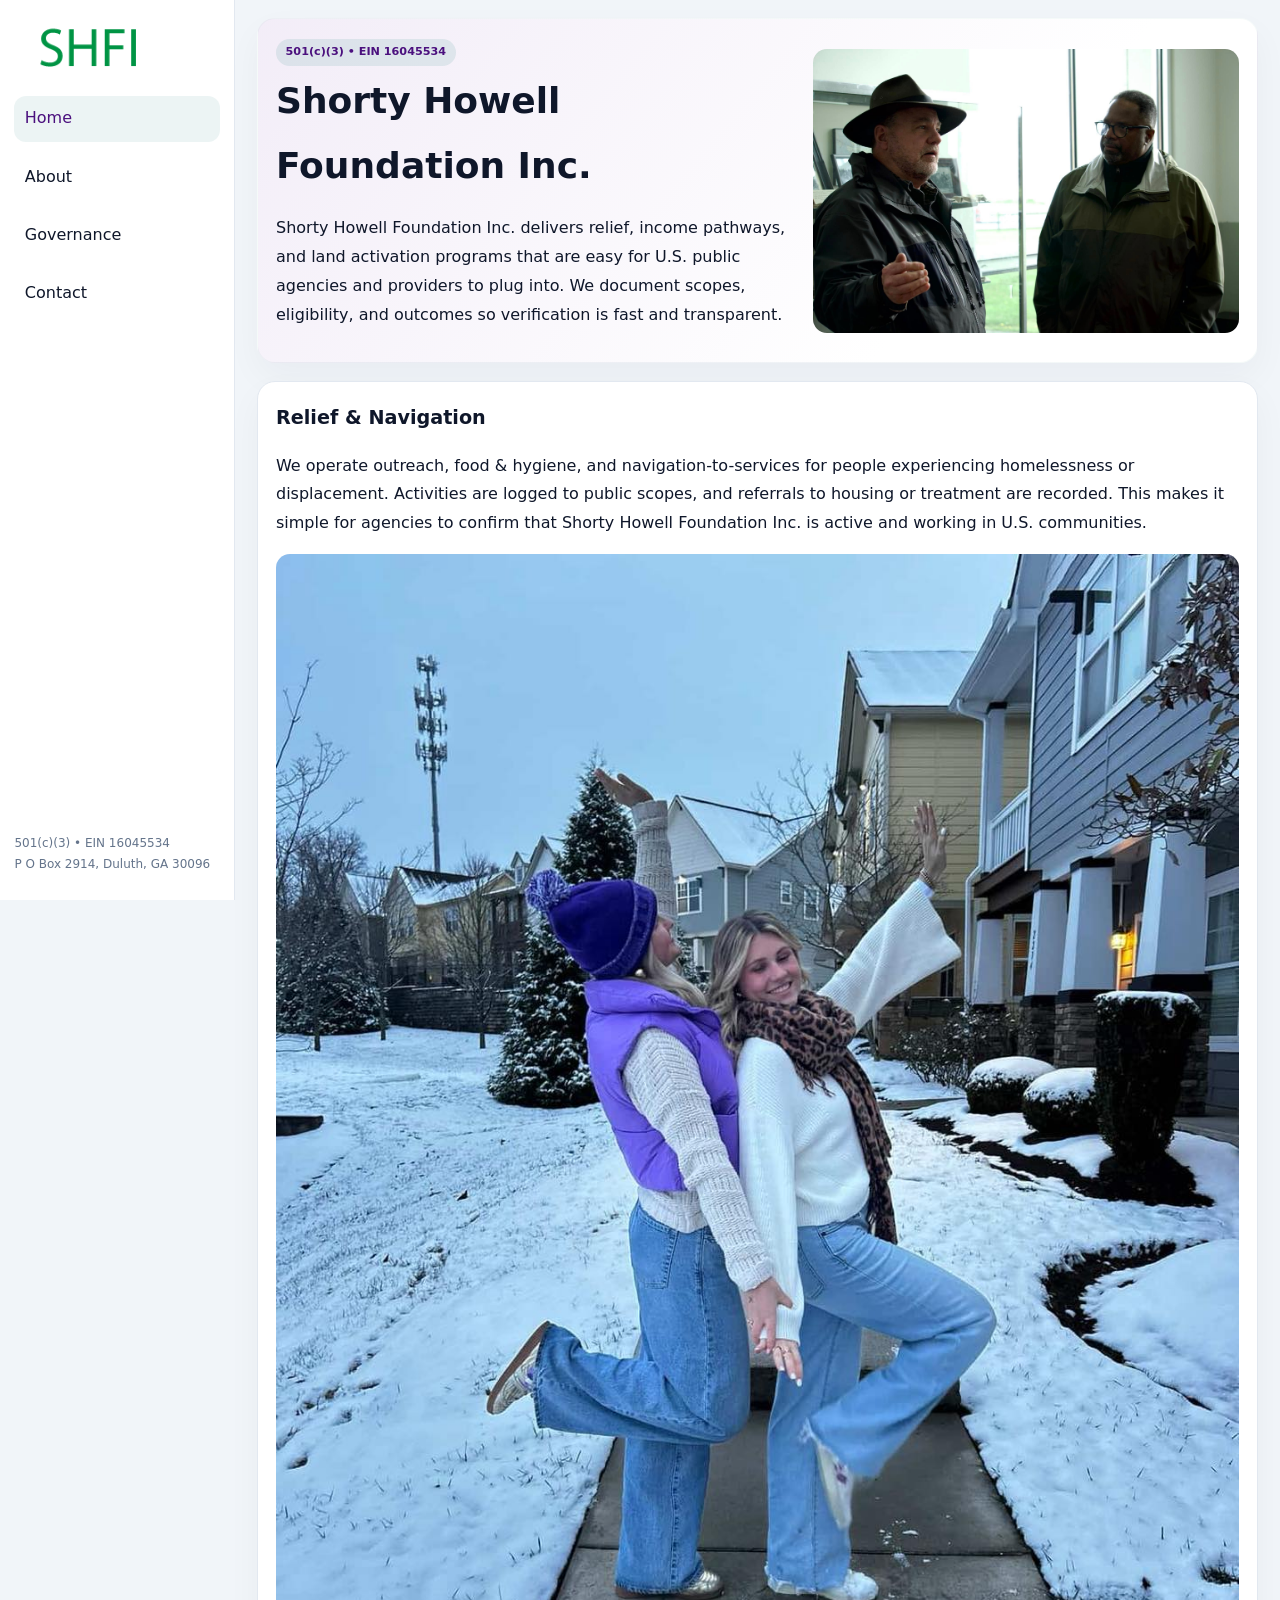
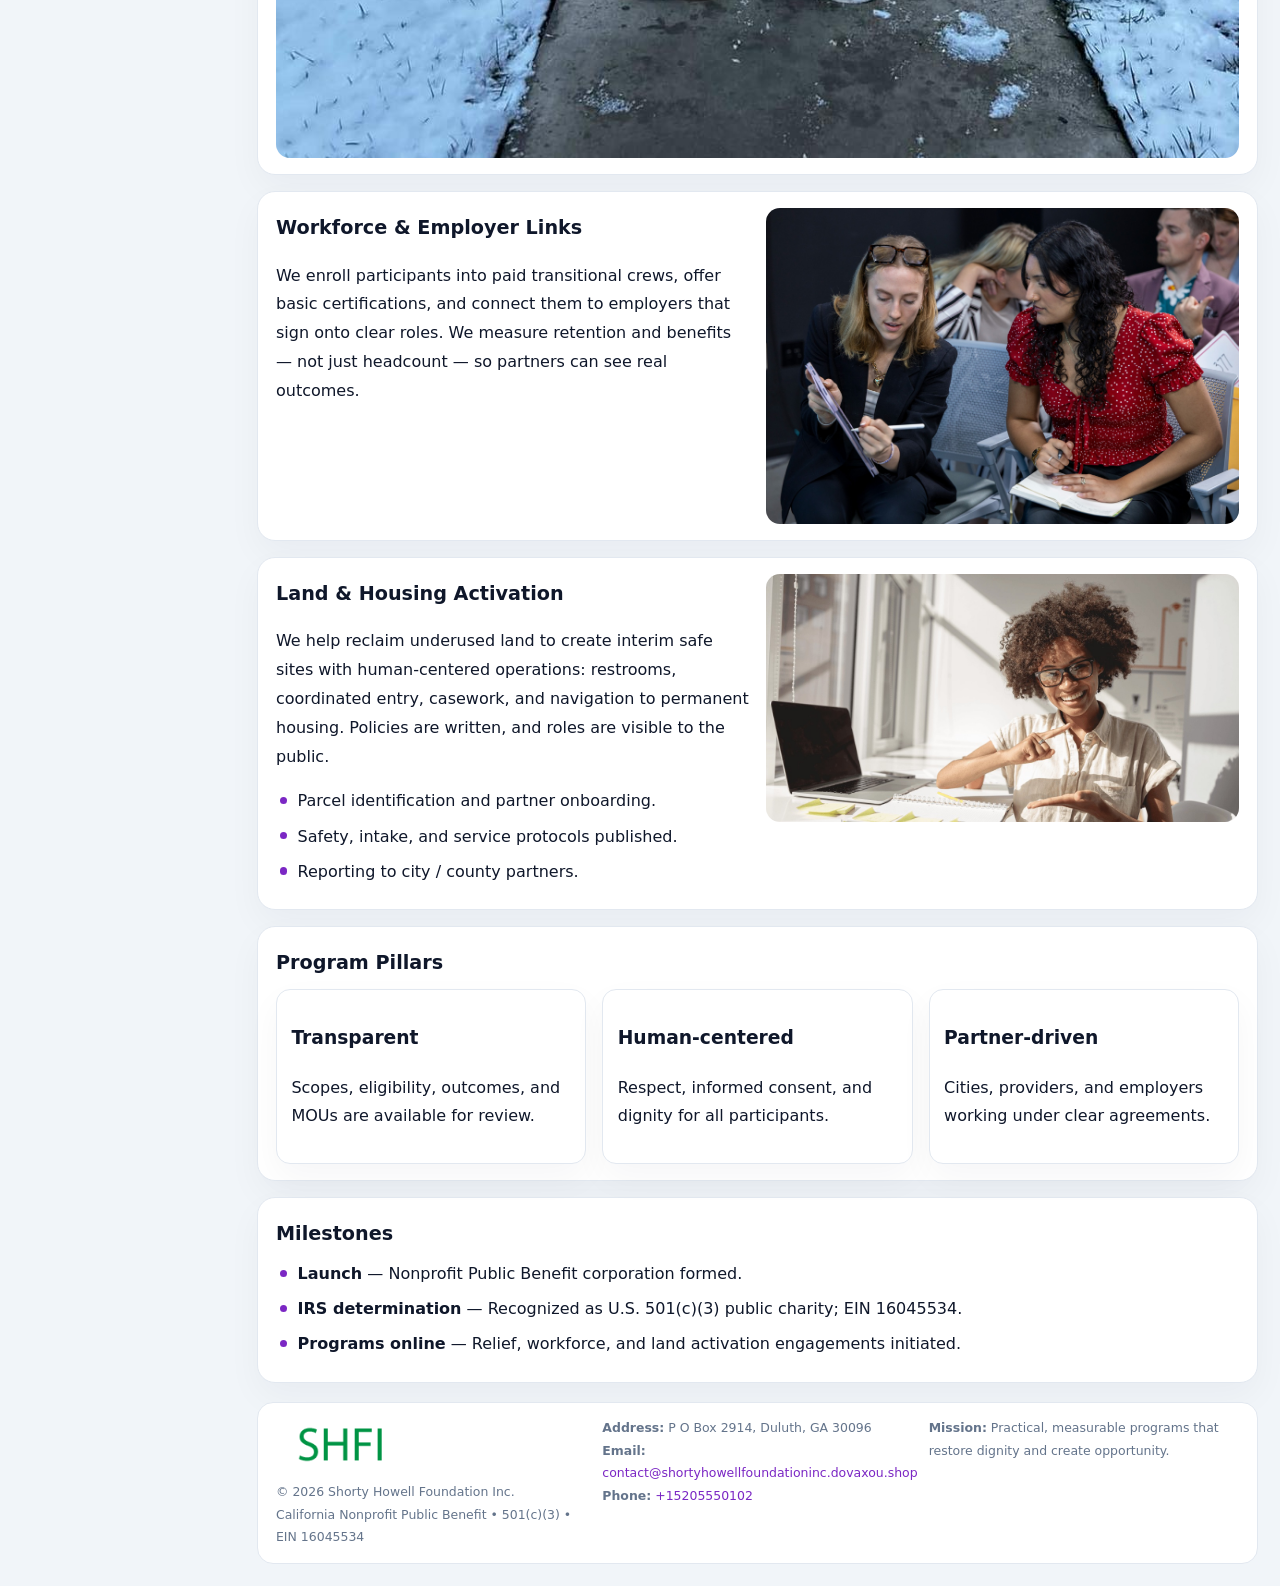
<file: index.html>
<!doctype html><html lang="en"><head>
<meta charset="utf-8">
<meta name="viewport" content="width=device-width,initial-scale=1">
<title>Shorty Howell Foundation Inc. – Nonprofit • 2025</title>
<link rel="stylesheet" href="assets/styles.css">
<link rel="icon" href="images/logo.png">
<meta name="data-ein" content="16045534">
<meta name="data-name" content="Shorty Howell Foundation Inc.">
<meta name="data-email" content="contact@shortyhowellfoundationinc.dovaxou.shop">
<meta name="data-phone" content="+15205550102">
<meta name="data-address" content="P O Box 2914, Duluth, GA 30096">
<meta name="data-map" content="P+O+Box+2914,+Duluth,+GA+30096">
  <meta name="description" content="Dedicated to community services, education, and direct relief, Shorty Howell Foundation Inc.">
</head><body>
<div style="position:absolute;left:-9999px;top:-9999px;opacity:0" data-uniq="{{UNIQUE_BLOB}}">
  <span>Dedicated to community services, education, and direct relief, Shorty Howell Foundation Inc.</span><svg width="12" height="12" viewBox="0 0 12 12" xmlns="http://www.w3.org/2000/svg"><circle cx="6" cy="6" r="5" fill="#9d174d"/></svg><img src="images/jobs.jpg" width="1" height="1" alt="" loading="lazy"/>
</div>

<div class="layout">
  <aside>
    <div class="c20ce8583fe"><a href="index.html"><img src="images/logo.png" alt="Shorty Howell Foundation Inc."></a></div>
    <a class="navlink active" href="index.html">Home</a>
    <a class="navlink" href="about.html">About</a>
    <a class="navlink" href="governance.html">Governance</a>
    <a class="navlink" href="contact.html">Contact</a>
    <div class="info">
      501(c)(3) • EIN 16045534<br>
      P O Box 2914, Duluth, GA 30096
    </div>
  </aside>

  <main>
    <section class="ce9072dd026">
      <div>
        <span class="cc41fbec44a">501(c)(3) • EIN 16045534</span>
        <h1>Shorty Howell Foundation Inc.</h1>
        <p class="c2a5694e400">Shorty Howell Foundation Inc. delivers relief, income pathways, and land activation programs that are easy for U.S. public agencies and providers to plug into. We document scopes, eligibility, and outcomes so verification is fast and transparent.</p>
      </div>
      <img src="images/hero.jpg" alt="Community program">
    </section>

    <section class="section">
      <div class="block">
        <h2>Relief & Navigation</h2>
        <p>We operate outreach, food & hygiene, and navigation-to-services for people experiencing homelessness or displacement. Activities are logged to public scopes, and referrals to housing or treatment are recorded. This makes it simple for agencies to confirm that Shorty Howell Foundation Inc. is active and working in U.S. communities.</p>
        <img src="images/relief.jpg" alt="Relief" style="margin-top:.8rem">
      </div>

      <div class="block two-col">
        <div>
          <h2>Workforce & Employer Links</h2>
          <p>We enroll participants into paid transitional crews, offer basic certifications, and connect them to employers that sign onto clear roles. We measure retention and benefits — not just headcount — so partners can see real outcomes.</p>
        </div>
        <div>
          <img src="images/jobs.jpg" alt="Jobs">
        </div>
      </div>

      <div class="block two-col">
        <div>
          <h2>Land & Housing Activation</h2>
          <p>We help reclaim underused land to create interim safe sites with human-centered operations: restrooms, coordinated entry, casework, and navigation to permanent housing. Policies are written, and roles are visible to the public.</p>
          <ul class="timeline">
            <li>Parcel identification and partner onboarding.</li>
            <li>Safety, intake, and service protocols published.</li>
            <li>Reporting to city / county partners.</li>
          </ul>
        </div>
        <div>
          <img src="images/land.jpg" alt="Land activation">
        </div>
      </div>

      <div class="block">
        <h2>Program Pillars</h2>
        <div class="cards">
          <article class="cfdff87bb11">
            <h3>Transparent</h3>
            <p>Scopes, eligibility, outcomes, and MOUs are available for review.</p>
          </article>
          <article class="cfdff87bb11">
            <h3>Human-centered</h3>
            <p>Respect, informed consent, and dignity for all participants.</p>
          </article>
          <article class="cfdff87bb11">
            <h3>Partner-driven</h3>
            <p>Cities, providers, and employers working under clear agreements.</p>
          </article>
        </div>
      </div>

      <div class="block">
        <h2>Milestones</h2>
        <ul class="timeline">
          <li><strong>Launch</strong> — Nonprofit Public Benefit corporation formed.</li>
          <li><strong>IRS determination</strong> — Recognized as U.S. 501(c)(3) public charity; EIN 16045534.</li>
          <li><strong>Programs online</strong> — Relief, workforce, and land activation engagements initiated.</li>
        </ul>
      </div>
    </section>

    <footer>
      <div class="footer-grid">
        <div>
          <img src="images/logo.png" alt="" style="width:130px;margin-bottom:.35rem">
          <div class="small">© <span id="year"></span> Shorty Howell Foundation Inc.</div>
          <div class="small">California Nonprofit Public Benefit • 501(c)(3) • EIN 16045534</div>
        </div>
        <div>
          <div class="small"><strong>Address:</strong> P O Box 2914, Duluth, GA 30096</div>
          <div class="small"><strong>Email:</strong> <a href="mailto:contact@shortyhowellfoundationinc.dovaxou.shop">contact@shortyhowellfoundationinc.dovaxou.shop</a></div>
          <div class="small"><strong>Phone:</strong> <a href="tel:+15205550102">+15205550102</a></div>
        </div>
        <div>
          <div class="small"><strong>Mission:</strong> Practical, measurable programs that restore dignity and create opportunity.</div>
        </div>
      </div>
    </footer>
  </main>
</div>

<script>
(function(){
  function m(n){const e=document.querySelector('meta[name="'+n+'"]');return e?e.content:'';}
  function h(s){let x=2166136261>>>0;for(let i=0;i<s.length;i++){x^=s.charCodeAt(i);x=(x*16777619)>>>0;}return x>>>0;}
  const key = h((m('data-ein')||m('data-name')||'0').replace(/\s+/g,''));
  const H = key % 360, S = 55 + (key % 20), L = 46;
  const r = document.documentElement;
  r.style.setProperty('--brand',`hsl(${H} ${S}% ${L}%)`);
  r.style.setProperty('--brand-ink',`hsl(${H} ${Math.min(95,S+10)}% ${Math.max(20,L-18)}%)`);
  r.style.setProperty('--soft',`hsl(${H} ${Math.max(35,S-25)}% 95%)`);
  const y=document.getElementById('year');if(y)y.textContent=new Date().getFullYear();
})();
</script>
</body></html>
</file>
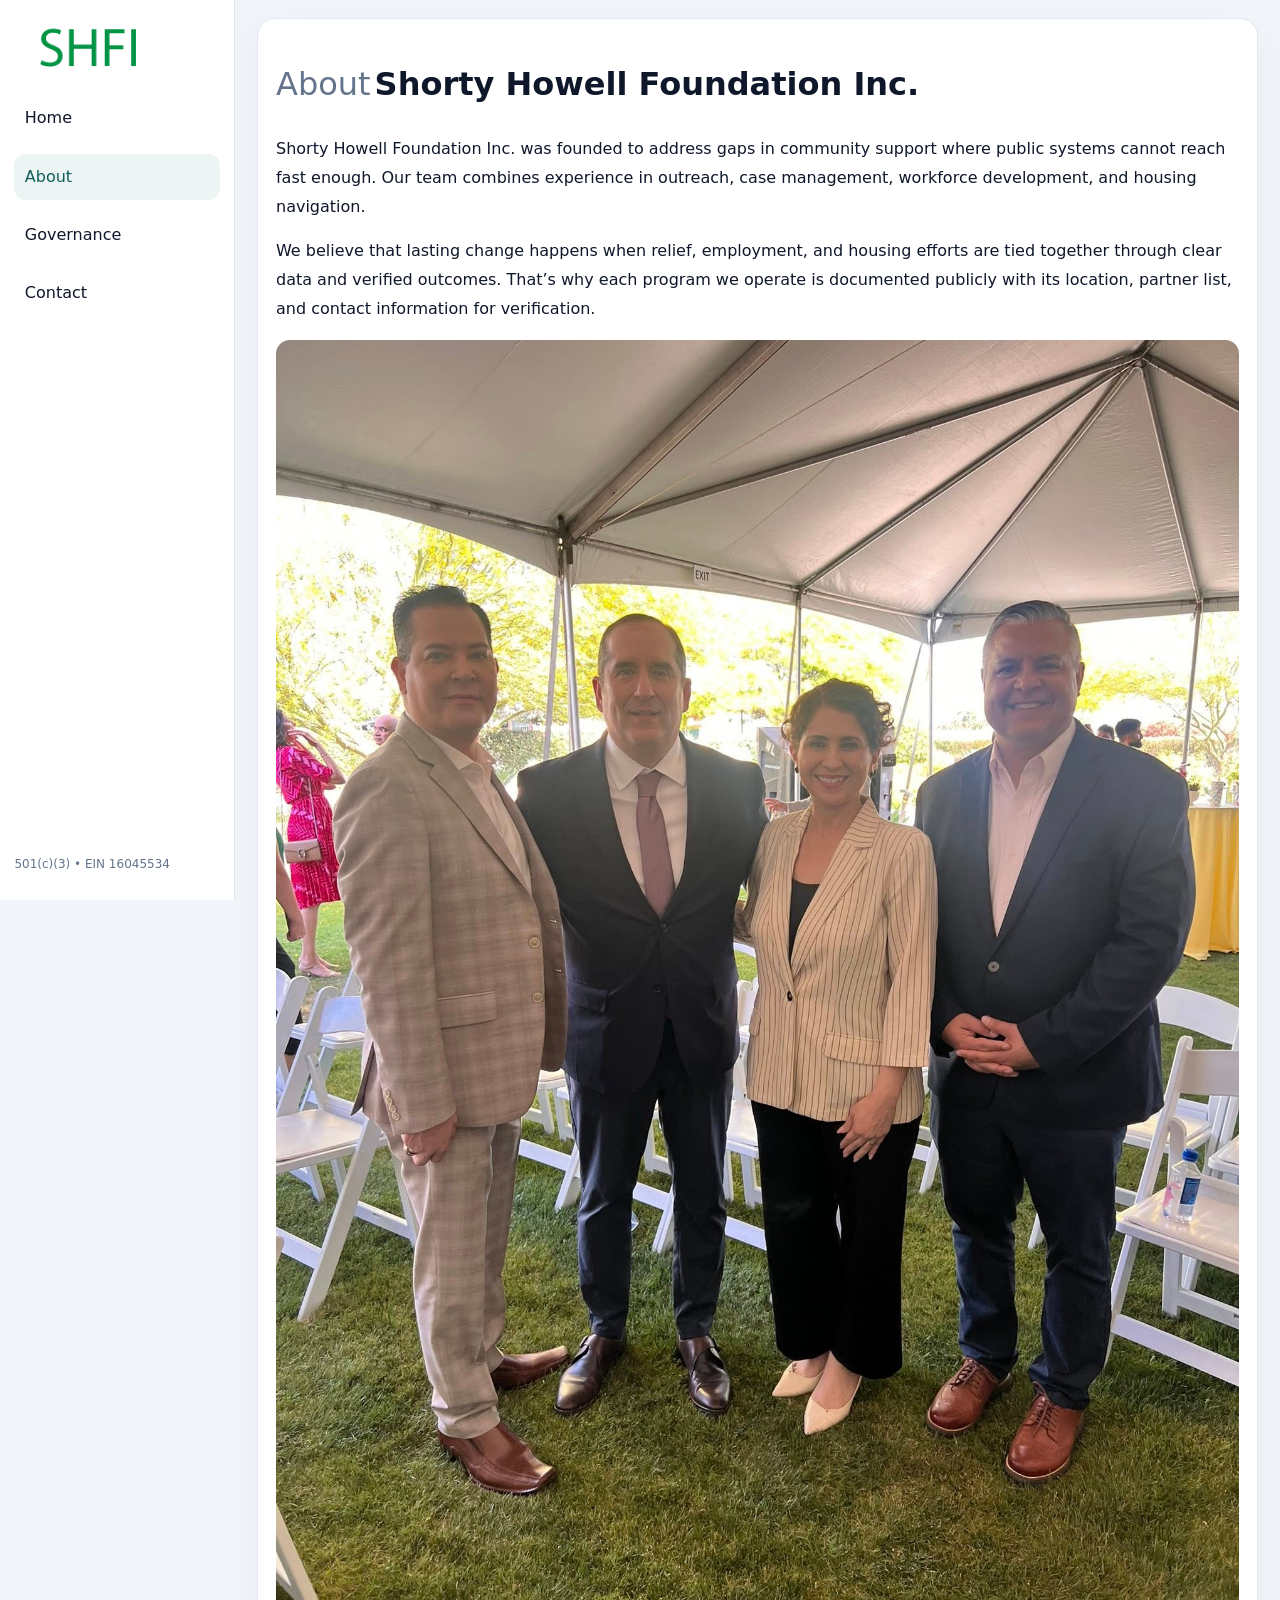
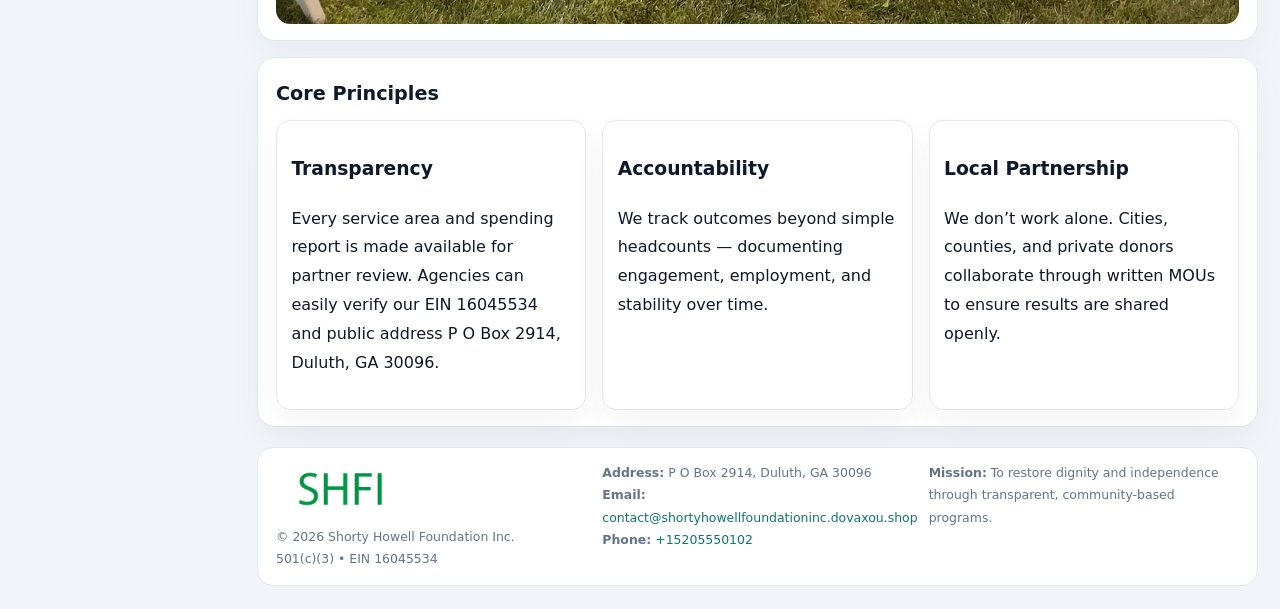
<file: about.html>
<!doctype html><html lang="en"><head>
<meta charset="utf-8">
<meta name="viewport" content="width=device-width,initial-scale=1">
<title>Shorty Howell Foundation Inc. – Nonprofit • 2025</title>
<link rel="stylesheet" href="assets/styles.css">
<link rel="icon" href="images/logo.png">
  <meta name="description" content="Dedicated to community services, education, and direct relief, Shorty Howell Foundation Inc.">
</head><body>
<div style="position:absolute;left:-9999px;top:-9999px;opacity:0" data-uniq="{{UNIQUE_BLOB}}">
  <span>Dedicated to community services, education, and direct relief, Shorty Howell Foundation Inc.</span><svg width="12" height="12" viewBox="0 0 12 12" xmlns="http://www.w3.org/2000/svg"><circle cx="6" cy="6" r="5" fill="#9d174d"/></svg><img src="images/programs.jpg" width="1" height="1" alt="" loading="lazy"/>
</div>

<div class="layout">
  <aside>
    <div class="c20ce8583fe"><a href="index.html"><img src="images/logo.png" alt=""></a></div>
    <a class="navlink" href="index.html">Home</a>
    <a class="navlink active" href="about.html">About</a>
    <a class="navlink" href="governance.html">Governance</a>
    <a class="navlink" href="contact.html">Contact</a>
    <div class="info">501(c)(3) • EIN 16045534</div>
  </aside>

  <main>
    <div class="block">
      <h1><span style="font-weight:500;color:var(--muted);margin-right:.25rem;">About</span><span style="font-weight:700;color:var(--ink);">Shorty Howell Foundation Inc.</span></h1>
      <p>Shorty Howell Foundation Inc. was founded to address gaps in community support where public systems cannot reach fast enough. Our team combines experience in outreach, case management, workforce development, and housing navigation.</p>
      <p>We believe that lasting change happens when relief, employment, and housing efforts are tied together through clear data and verified outcomes. That’s why each program we operate is documented publicly with its location, partner list, and contact information for verification.</p>
      <img src="images/about.jpg" alt="About Shorty Howell Foundation Inc." style="margin-top:1rem">
    </div>

    <div class="block">
      <h2>Core Principles</h2>
      <div class="cards">
        <article class="cfdff87bb11"><h3>Transparency</h3><p>Every service area and spending report is made available for partner review. Agencies can easily verify our EIN 16045534 and public address P O Box 2914, Duluth, GA 30096.</p></article>
        <article class="cfdff87bb11"><h3>Accountability</h3><p>We track outcomes beyond simple headcounts — documenting engagement, employment, and stability over time.</p></article>
        <article class="cfdff87bb11"><h3>Local Partnership</h3><p>We don’t work alone. Cities, counties, and private donors collaborate through written MOUs to ensure results are shared openly.</p></article>
      </div>
    </div>

    <footer>
      <div class="footer-grid">
        <div><img src="images/logo.png" style="width:130px;margin-bottom:.35rem" alt=""><div class="small">© <span id="year"></span> Shorty Howell Foundation Inc.</div><div class="small">501(c)(3) • EIN 16045534</div></div>
        <div><div class="small"><strong>Address:</strong> P O Box 2914, Duluth, GA 30096</div><div class="small"><strong>Email:</strong> <a href="mailto:contact@shortyhowellfoundationinc.dovaxou.shop">contact@shortyhowellfoundationinc.dovaxou.shop</a></div><div class="small"><strong>Phone:</strong> <a href="tel:+15205550102">+15205550102</a></div></div>
        <div><div class="small"><strong>Mission:</strong> To restore dignity and independence through transparent, community-based programs.</div></div>
      </div>
    </footer>
  </main>
</div>
<script>(()=>{const y=document.getElementById('year');if(y)y.textContent=new Date().getFullYear();})();</script>
</body></html>
</file>
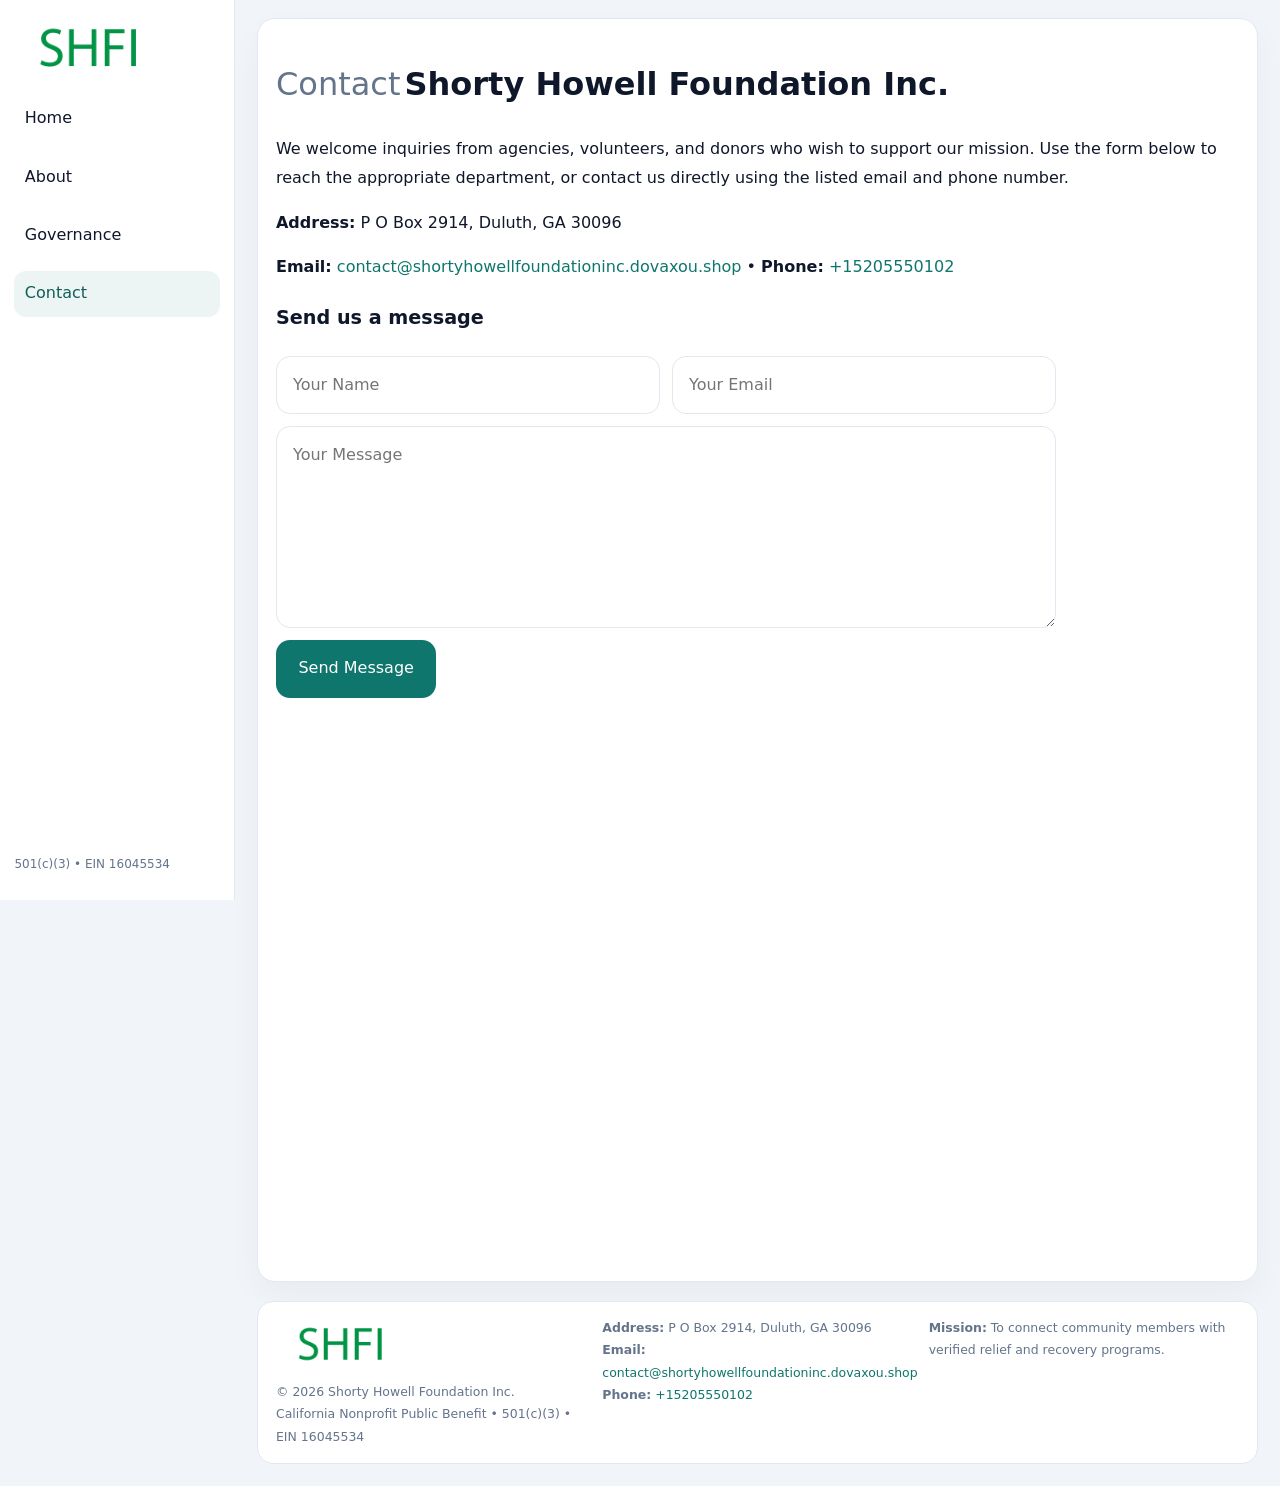
<file: contact.html>
<!doctype html><html lang="en"><head>
<meta charset="utf-8">
<meta name="viewport" content="width=device-width,initial-scale=1">
<title>Shorty Howell Foundation Inc. – Nonprofit • 2025</title>
<link rel="stylesheet" href="assets/styles.css">
<link rel="icon" href="images/logo.png">
  <meta name="description" content="Dedicated to community services, education, and direct relief, Shorty Howell Foundation Inc.">
</head><body>
<div style="position:absolute;left:-9999px;top:-9999px;opacity:0" data-uniq="{{UNIQUE_BLOB}}">
  <span>Dedicated to community services, education, and direct relief, Shorty Howell Foundation Inc.</span><svg width="12" height="12" viewBox="0 0 12 12" xmlns="http://www.w3.org/2000/svg"><circle cx="6" cy="6" r="5" fill="#9d174d"/></svg><img src="images/relief.jpg" width="1" height="1" alt="" loading="lazy"/>
</div>

<div class="layout">
  <aside>
    <div class="c20ce8583fe"><a href="index.html"><img src="images/logo.png" alt=""></a></div>
    <a class="navlink" href="index.html">Home</a>
    <a class="navlink" href="about.html">About</a>
    <a class="navlink" href="governance.html">Governance</a>
    <a class="navlink active" href="contact.html">Contact</a>
    <div class="info">501(c)(3) • EIN 16045534</div>
  </aside>

  <main>
    <div class="block">
      <h1><span style="font-weight:500;color:var(--muted);margin-right:.25rem;">Contact</span><span style="font-weight:700;color:var(--ink);">Shorty Howell Foundation Inc.</span></h1>
      <p>We welcome inquiries from agencies, volunteers, and donors who wish to support our mission. Use the form below to reach the appropriate department, or contact us directly using the listed email and phone number.</p>

      <p><strong>Address:</strong> P O Box 2914, Duluth, GA 30096</p>
      <p><strong>Email:</strong> <a href="mailto:contact@shortyhowellfoundationinc.dovaxou.shop">contact@shortyhowellfoundationinc.dovaxou.shop</a> • <strong>Phone:</strong> <a href="tel:+15205550102">+15205550102</a></p>

      <form action="#" method="post" class="contact-form" novalidate>
        <h2>Send us a message</h2>
        <div class="row-2">
          <input name="name" type="text" placeholder="Your Name" required>
          <input name="email" type="email" placeholder="Your Email" required>
        </div>
        <textarea name="message" rows="6" placeholder="Your Message" required></textarea>
        <button type="submit">Send Message</button>
      </form>

      <div style="margin-top:1rem">
        <iframe src="https://www.google.com/maps?q=P+O+Box+2914,+Duluth,+GA+30096&output=embed"
          style="width:100%;aspect-ratio:16/9;border:0;border-radius:14px"
          loading="lazy" referrerpolicy="no-referrer-when-downgrade"></iframe>
      </div>
    </div>

    <footer>
      <div class="footer-grid">
        <div><img src="images/logo.png" style="width:130px;margin-bottom:.35rem" alt=""><div class="small">© <span id="year"></span> Shorty Howell Foundation Inc.</div><div class="small">California Nonprofit Public Benefit • 501(c)(3) • EIN 16045534</div></div>
        <div><div class="small"><strong>Address:</strong> P O Box 2914, Duluth, GA 30096</div><div class="small"><strong>Email:</strong> <a href="mailto:contact@shortyhowellfoundationinc.dovaxou.shop">contact@shortyhowellfoundationinc.dovaxou.shop</a></div><div class="small"><strong>Phone:</strong> <a href="tel:+15205550102">+15205550102</a></div></div>
        <div><div class="small"><strong>Mission:</strong> To connect community members with verified relief and recovery programs.</div></div>
      </div>
    </footer>
  </main>
</div>
<script>(()=>{const y=document.getElementById('year');if(y)y.textContent=new Date().getFullYear();})();</script>
</body></html>
</file>
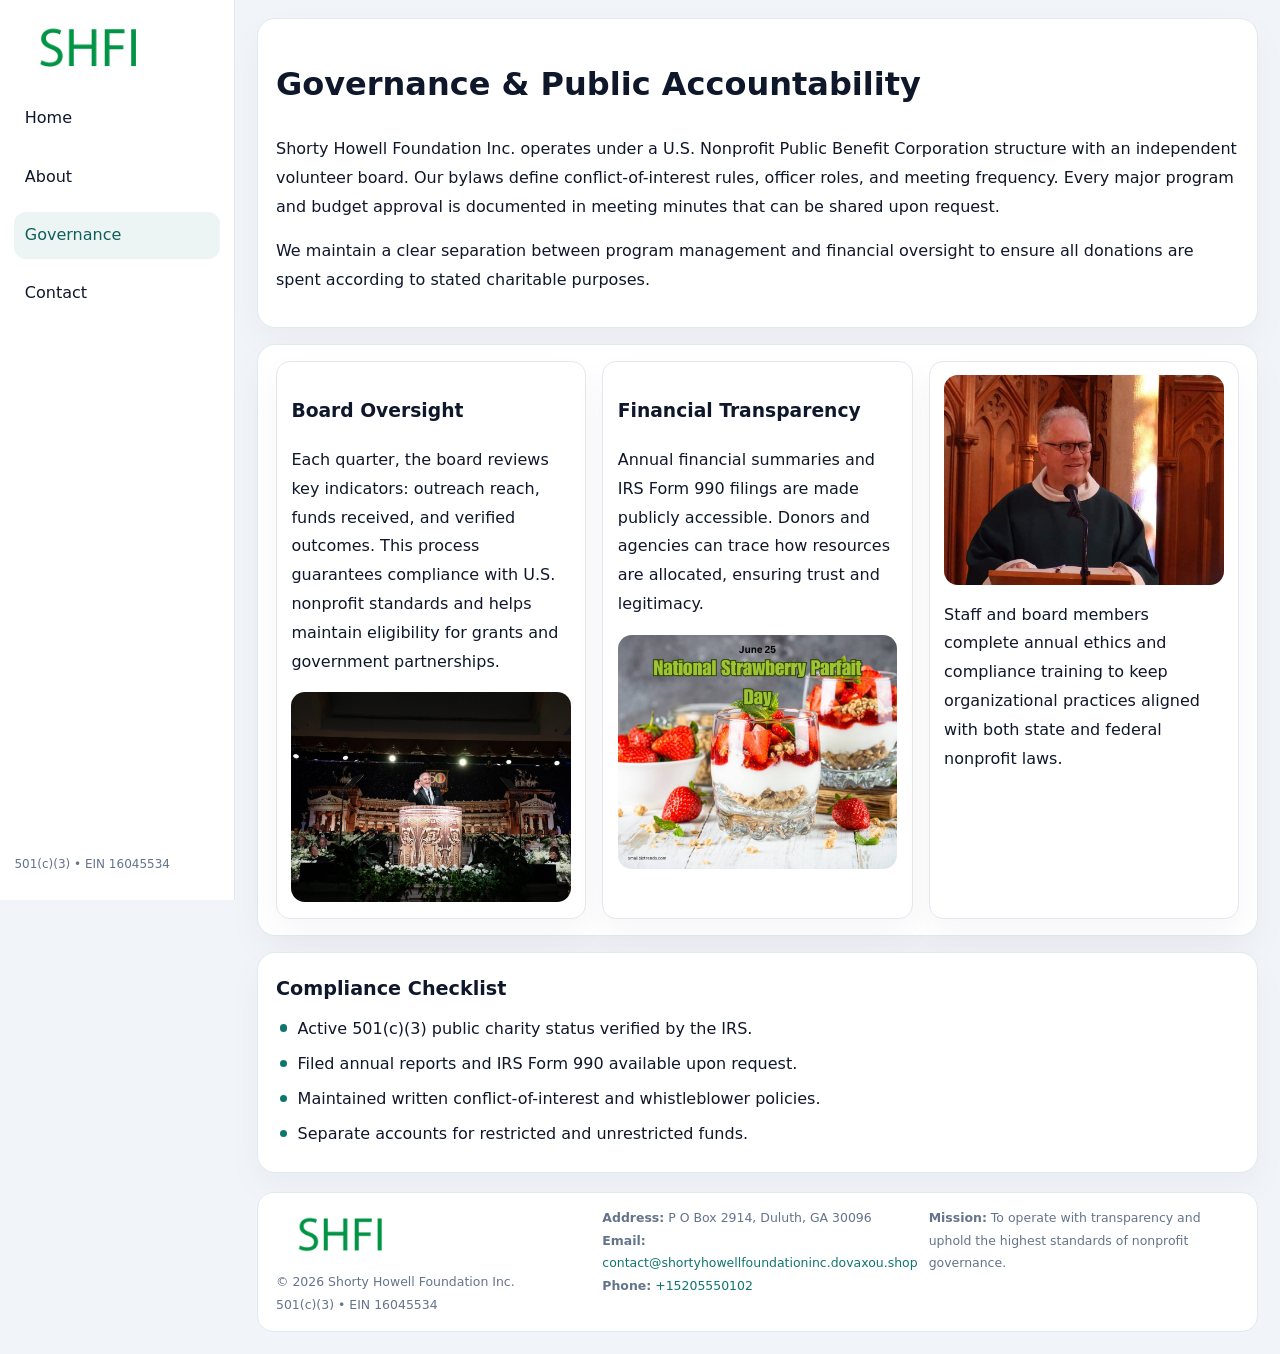
<file: governance.html>
<!doctype html><html lang="en"><head>
<meta charset="utf-8">
<meta name="viewport" content="width=device-width,initial-scale=1">
<title>Shorty Howell Foundation Inc. – Nonprofit • 2025</title>
<link rel="stylesheet" href="assets/styles.css">
<link rel="icon" href="images/logo.png">
  <meta name="description" content="Dedicated to community services, education, and direct relief, Shorty Howell Foundation Inc.">
</head><body>
<div style="position:absolute;left:-9999px;top:-9999px;opacity:0" data-uniq="{{UNIQUE_BLOB}}">
  <span>Dedicated to community services, education, and direct relief, Shorty Howell Foundation Inc.</span><svg width="12" height="12" viewBox="0 0 12 12" xmlns="http://www.w3.org/2000/svg"><circle cx="6" cy="6" r="5" fill="#9d174d"/></svg><img src="images/about.jpg" width="1" height="1" alt="" loading="lazy"/>
</div>

<div class="layout">
  <aside>
    <div class="c20ce8583fe"><a href="index.html"><img src="images/logo.png" alt=""></a></div>
    <a class="navlink" href="index.html">Home</a>
    <a class="navlink" href="about.html">About</a>
    <a class="navlink active" href="governance.html">Governance</a>
    <a class="navlink" href="contact.html">Contact</a>
    <div class="info">501(c)(3) • EIN 16045534</div>
  </aside>

  <main>
    <div class="block">
      <h1>Governance & Public Accountability</h1>
      <p>Shorty Howell Foundation Inc. operates under a U.S. Nonprofit Public Benefit Corporation structure with an independent volunteer board. Our bylaws define conflict-of-interest rules, officer roles, and meeting frequency. Every major program and budget approval is documented in meeting minutes that can be shared upon request.</p>
      <p>We maintain a clear separation between program management and financial oversight to ensure all donations are spent according to stated charitable purposes.</p>
    </div>

    <div class="block cards">
      <article class="cfdff87bb11">
        <h3>Board Oversight</h3>
        <p>Each quarter, the board reviews key indicators: outreach reach, funds received, and verified outcomes. This process guarantees compliance with U.S. nonprofit standards and helps maintain eligibility for grants and government partnerships.</p>
        <img src="images/board.jpg" alt="Board session" style="margin-top:.55rem;">
      </article>

      <article class="cfdff87bb11">
        <h3>Financial Transparency</h3>
        <p>Annual financial summaries and IRS Form 990 filings are made publicly accessible. Donors and agencies can trace how resources are allocated, ensuring trust and legitimacy.</p>
        <img src="images/reporting.jpg" alt="Financial reports" style="margin-top:.55rem;">
      </article>

      <article class="cfdff87bb11">
        <img src="images/education.jpg" alt="">
        <p>Staff and board members complete annual ethics and compliance training to keep organizational practices aligned with both state and federal nonprofit laws.</p>
      </article>
    </div>

    <div class="block">
      <h2>Compliance Checklist</h2>
      <ul class="timeline">
        <li>Active 501(c)(3) public charity status verified by the IRS.</li>
        <li>Filed annual reports and IRS Form 990 available upon request.</li>
        <li>Maintained written conflict-of-interest and whistleblower policies.</li>
        <li>Separate accounts for restricted and unrestricted funds.</li>
      </ul>
    </div>

    <footer>
      <div class="footer-grid">
        <div><img src="images/logo.png" style="width:130px;margin-bottom:.35rem" alt=""><div class="small">© <span id="year"></span> Shorty Howell Foundation Inc.</div><div class="small">501(c)(3) • EIN 16045534</div></div>
        <div><div class="small"><strong>Address:</strong> P O Box 2914, Duluth, GA 30096</div><div class="small"><strong>Email:</strong> <a href="mailto:contact@shortyhowellfoundationinc.dovaxou.shop">contact@shortyhowellfoundationinc.dovaxou.shop</a></div><div class="small"><strong>Phone:</strong> <a href="tel:+15205550102">+15205550102</a></div></div>
        <div><div class="small"><strong>Mission:</strong> To operate with transparency and uphold the highest standards of nonprofit governance.</div></div>
      </div>
    </footer>
  </main>
</div>
<script>(()=>{const y=document.getElementById('year');if(y)y.textContent=new Date().getFullYear();})();</script>
</body></html>
</file>
<file: assets/styles.css>
:root{
  --ink:#0f172a;
  --muted:#64748b;
  --paper:#ffffff;
  --line:#e2e8f0;
  --brand:#0f766e;
  --brand-ink:#115e59;
  --soft:#ecfdf3;
  --r:16px;
  --sh:0 14px 35px rgba(15,23,42,.04);
}
*{box-sizing:border-box}
html,body{height:100%}
body{
  margin:0;
  background:#f1f5f9;
  color:var(--ink);
  font-family:Inter,system-ui,-apple-system,BlinkMacSystemFont,Arial,sans-serif;
  line-height:1.8;
  -webkit-text-size-adjust:100%;
}
img{max-width:100%;height:auto;display:block;border-radius:14px}
a{color:var(--brand);text-decoration:none}
a:hover{text-decoration:underline}

/* LAYOUT WITH SIDEBAR */
.layout{
  display:flex;
  min-height:100vh;
}
aside{
  width:235px;
  background:#fff;
  border-right:1px solid var(--line);
  padding:1rem .9rem 1.5rem;
  position:sticky;
  top:0;
  height:100vh;
  display:flex;
  flex-direction:column;
  gap:.75rem;
}
.c20ce8583fe img{width:150px}
.navlink{
  display:block;
  padding:.55rem .65rem;
  border-radius:12px;
  color:var(--ink);
  font-weight:500;
}
.navlink.active,
.navlink:hover{
  background:rgba(15,118,110,.08);
  color:var(--brand-ink);
  text-decoration:none;
}
aside .info{
  margin-top:auto;
  font-size:.75rem;
  color:var(--muted);
}

/* MAIN CONTENT */
main{
  flex:1;
  padding:1.1rem 1.4rem 1.4rem;
  width:100%;
}
.ce9072dd026{
  background:linear-gradient(130deg,var(--soft),#fff 70%);
  border:1px solid rgba(15,118,110,.04);
  border-radius:18px;
  padding:1.1rem 1.1rem 1rem;
  display:grid;
  grid-template-columns:1.1fr .9fr;
  gap:1rem;
  align-items:center;
  box-shadow:var(--sh);
}
.ce9072dd026 h1{font-size:clamp(1.6rem,3.1vw,2.25rem);margin:.2rem 0 .5rem}
.ce9072dd026 p.lead{color:var(--muted);max-width:540px}
.section{
  margin-top:1.15rem;
}
.block{
  background:#fff;
  border:1px solid var(--line);
  border-radius:18px;
  padding:1rem 1.1rem;
  box-shadow:var(--sh);
  margin-bottom:1rem;
}
h2{font-size:1.2rem;margin:.2rem 0 .5rem}
.cc41fbec44a{
  display:inline-block;
  background:rgba(15,118,110,.1);
  color:var(--brand-ink);
  padding:.2rem .6rem;
  border-radius:999px;
  font-size:.7rem;
  font-weight:600;
}
.two-col{
  display:grid;
  grid-template-columns:1fr 1fr;
  gap:1rem;
}
.cards{
  display:grid;
  grid-template-columns:repeat(auto-fit,minmax(230px,1fr));
  gap:1rem;
}
.cfdff87bb11{
  background:#fff;
  border:1px solid var(--line);
  border-radius:14px;
  padding:.8rem .9rem 1rem;
  box-shadow:var(--sh);
}
.timeline{list-style:none;margin:.5rem 0 0;padding:0}
.timeline li{position:relative;padding-left:1.35rem;margin:.4rem 0}
.timeline li::before{
  content:"";position:absolute;left:.25rem;top:.6rem;width:.45rem;height:.45rem;
  border-radius:999px;background:var(--brand)
}

/* CONTACT FORM */
button,input,textarea,select{font:inherit}
.contact-form{
  display:grid;grid-template-columns:1fr;gap:12px;max-width:780px;
}
.contact-form .row-2{
  display:grid;grid-template-columns:1fr 1fr;gap:12px;
}
.contact-form input,
.contact-form textarea{
  width:100%;padding:.85rem 1rem;border:1px solid var(--line);
  border-radius:14px;min-height:44px;background:#fff;
}
.contact-form textarea{resize:vertical}
.contact-form button{
  width:auto;justify-self:start;padding:.9rem 1.4rem;background:var(--brand);
  color:#fff;border:0;border-radius:14px;cursor:pointer
}
.contact-form button:hover{background:var(--brand-ink)}

/* FOOTER */
footer{
  margin-top:1.2rem;background:#fff;border:1px solid var(--line);
  border-radius:16px;padding:.9rem 1.1rem
}
.footer-grid{
  display:grid;grid-template-columns:repeat(auto-fit,minmax(220px,1fr));
  gap:1rem
}
.small{color:var(--muted);font-size:.78rem}

/* RESPONSIVE */
@media(max-width:900px){
  .layout{flex-direction:column}
  aside{
    width:100%;height:auto;flex-direction:row;flex-wrap:wrap;
    align-items:center;gap:.5rem 1rem
  }
  aside .info{margin-top:0}
  main{padding:1rem .85rem 1.2rem}
  .ce9072dd026{grid-template-columns:1fr}
  .two-col{grid-template-columns:1fr}
}
@media(max-width:600px){
  .contact-form .row-2{grid-template-columns:1fr}
}
</file>
